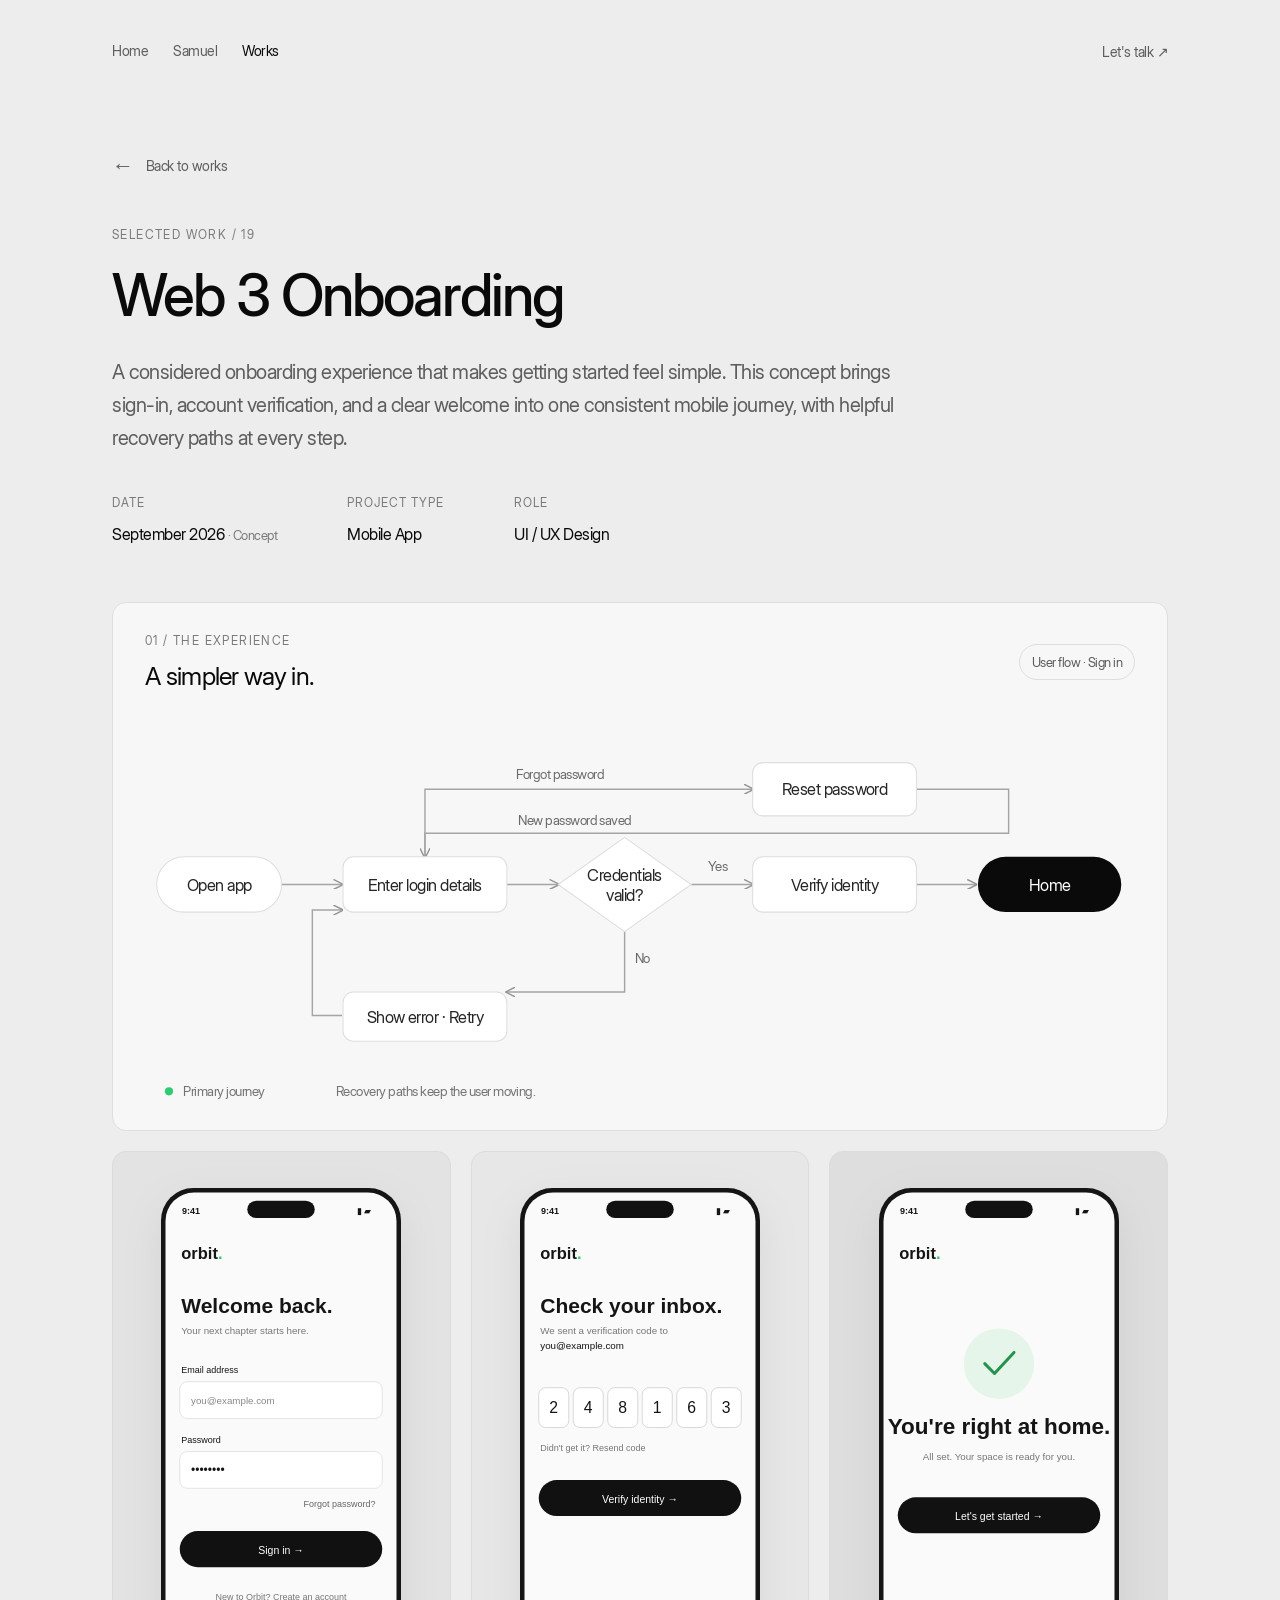
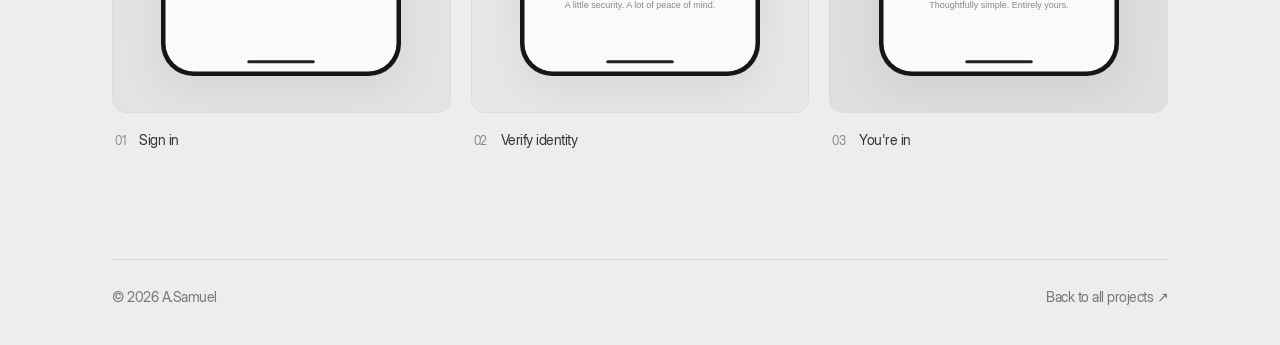
<file: project.html>
<!doctype html><html lang="en"><head><meta charset="utf-8"><meta name="viewport" content="width=device-width,initial-scale=1"><title>Project details — A. Samuel</title><link rel="stylesheet" href="reference.css"><link rel="stylesheet" href="project.css"></head><body class="revealed settled"><main class="detail"><nav aria-label="Main navigation"><div class="nav-links"><a href="index.html">Home</a><a href="index.html#about">Samuel</a><a href="index.html#works" class="current">Works</a></div><a class="contact-link" href="mailto:iamabatisamuel@gmail.com">Let's talk ↗</a></nav><a class="back" href="index.html#works"><span>←</span> Back to works</a><header class="project-header"><p class="eyebrow">SELECTED WORK / <span id="number">01</span></p><h1 id="project-name">Web 3 Onboarding</h1><p class="description">A considered onboarding experience that makes getting started feel simple. This concept brings sign-in, account verification, and a clear welcome into one consistent mobile journey, with helpful recovery paths at every step.</p><dl><div><dt>DATE</dt><dd>September 2026 <small>· Concept</small></dd></div><div><dt>PROJECT TYPE</dt><dd id="project-type">Mobile App</dd></div><div><dt>ROLE</dt><dd>UI / UX Design</dd></div></dl></header><section aria-labelledby="flow-title" class="flow-card"><div class="panel-heading"><div><p class="eyebrow">01 / THE EXPERIENCE</p><h2 id="flow-title">A simpler way in.</h2></div><span class="tag">User flow · Sign in</span></div><div class="flow-scroll"><svg viewBox="0 0 1000 380" role="img" aria-labelledby="flow-svg-title flow-desc"><title id="flow-svg-title">Login user flow</title><desc id="flow-desc">Open app, enter login details, validate credentials. Valid credentials lead to verification and home. Invalid credentials show an error and return to login. Forgot password sends a reset link, sets a new password and returns to login.</desc><defs><marker id="arrow" markerWidth="7" markerHeight="7" refX="6" refY="3.5" orient="auto"><path d="M0 0L7 3.5L0 7" fill="none" stroke="#929292"/></marker></defs><g fill="none" stroke="#a5a5a5" stroke-width="1.4" marker-end="url(#arrow)"><path d="M150 145H209"/><path d="M370 145H420"/><path d="M550 145H610"/><path d="M770 145H828"/><path d="M485 191V250H370"/><path d="M209 273H180V170H209"/><path d="M290 118V52H610"/><path d="M770 52H860V95H290V118"/></g><g fill="#fff" stroke="#dedede"><rect x="28" y="118" width="122" height="54" rx="27"/><rect x="210" y="118" width="160" height="54" rx="10"/><path d="M485 99L550 145L485 191L420 145Z"/><rect x="610" y="118" width="160" height="54" rx="10"/><rect x="610" y="26" width="160" height="52" rx="10"/><rect x="210" y="250" width="160" height="48" rx="10"/></g><rect x="830" y="118" width="140" height="54" rx="27" fill="#0a0a0a"/><g font-family="Inter Display,Arial,sans-serif" text-anchor="middle" font-size="16" fill="#262626"><text x="89" y="151">Open app</text><text x="290" y="151">Enter login details</text><text x="485" y="142">Credentials</text><text x="485" y="161">valid?</text><text x="690" y="151">Verify identity</text><text x="900" y="151" fill="white">Home</text><text x="690" y="58">Reset password</text><text x="290" y="280">Show error · Retry</text></g><g font-family="Inter Display,Arial,sans-serif" font-size="13" fill="#6a6a6a"><text x="566" y="132">Yes</text><text x="495" y="222">No</text><text x="379" y="42">Forgot password</text><text x="381" y="87">New password saved</text></g><g font-size="13" font-family="Inter Display,Arial,sans-serif" fill="#737373"><circle cx="40" cy="347" r="4" fill="#2ecc71"/><text x="54" y="352">Primary journey</text><text x="203" y="352">Recovery paths keep the user moving.</text></g></svg></div></section><section class="screens" aria-label="Application screens"><figure><div class="screen-stage"><img src="screens/sign-in.svg" width="320" height="650" alt="App sign-in screen with email, password and sign-in button"></div><figcaption><span>01</span> Sign in</figcaption></figure><figure><div class="screen-stage"><img src="screens/verify.svg" width="320" height="650" alt="Identity verification screen with six digit code"></div><figcaption><span>02</span> Verify identity</figcaption></figure><figure><div class="screen-stage"><img src="screens/welcome.svg" width="320" height="650" alt="Successful sign-in and welcome screen"></div><figcaption><span>03</span> You're in</figcaption></figure></section><footer class="detail-footer"><span>© 2026 A.Samuel</span><a href="index.html#works">Back to all projects ↗</a></footer></main><script src="project.js"></script></body></html>
</file>
<file: reference.css>
/* ---------------------------------------------------------------- fonts
     Inter Display, subset to Latin-1 plus the punctuation this page uses,
     then woff2'd — ~20KB a face instead of ~400KB of raw TTF. Add glyphs to
     the subset range if copy ever reaches past Latin. */
  @font-face {
    font-family: "Inter Display";
    src: url("[data-uri]") format("woff2");
    font-weight: 400;
    font-style: normal;
    font-display: swap;
  }
  @font-face {
    font-family: "Inter Display";
    src: url("[data-uri]") format("woff2");
    font-weight: 500;
    font-style: normal;
    font-display: swap;
  }

  /* IBM Plex Mono, for the category labels in the works grid. Subset to
     letters, digits and a little punctuation — 5.8KB. SIL Open Font License. */
  @font-face {
    font-family: "IBM Plex Mono";
    src: url("[data-uri]") format("woff2");
    font-weight: 400;
    font-style: normal;
    font-display: swap;
  }

  :root {
    --bg:     #ededed;
    --ink:    #0a0a0a;
    --muted:  #5d5d5d;
    --soft:   #7a7a7a;
    --col:    837px;
  }

  * { margin: 0; padding: 0; box-sizing: border-box; }

  html {
    /* Nav anchors glide to their target instead of jumping. Programmatic
       resets pass behavior:"instant" so the loader's scroll-to-top isn't
       dragged through an animation on every load. */
    scroll-behavior: smooth;
  }

  html, body {
    background: var(--bg);
    font-family: "Inter Display", "Inter", "Helvetica Neue", Helvetica, Arial, sans-serif;
    /* Tracking is a flat -0.5px everywhere — absolute, so it tightens 16px
       text more, proportionally, than the display sizes. */
    letter-spacing: -0.5px;
    color: var(--ink);
    -webkit-font-smoothing: antialiased;
    text-rendering: optimizeLegibility;
  }

  /* Vertical trim on every text node: box hugs cap height to alphabetic
     baseline, so spacing measures from the letterforms, not the line box. */
  .txt {
    text-box-trim: trim-both;
    text-box-edge: cap alphabetic;
  }


  /* ---------------------------------------------------------------- loader
     Covers the page while things arrive: identity centred, a lone counter
     low on the screen. On 100 the whole panel slides down like a curtain
     dropping, and the page settles in behind it. */
  .loader {
    position: fixed; inset: 0;
    z-index: 50;
    background: var(--bg);
    transform: translateY(0);
    transition: transform 1s cubic-bezier(0.76, 0, 0.24, 1);
  }
  .loader.done { transform: translateY(100%); }
  .loader-id {
    position: absolute;
    left: 50%; top: 50%;
    transform: translate(-50%, -50%);
    display: flex;
    flex-direction: column;
    align-items: center;
    gap: 30px;
  }
  .loader-id .avatar { width: 42px; height: 42px; border-radius: 9px; }
  .loader-id .signature { width: 88.3px; height: 38.8px; }
  .loader-id .signature svg { width: 85.7px; height: auto; transform: rotate(-6deg); }
  .loader-count {
    position: absolute;
    left: 50%; bottom: 14.7%;
    transform: translateX(-50%);
    font-size: 15px;
    line-height: 1.6;
    color: var(--soft);
    font-variant-numeric: tabular-nums;
  }

  /* position:fixed is the one lock every browser respects — the body has
     no scrollable overflow at all while the loader is up. */
  body.loading {
    position: fixed;
    top: 0; left: 0; right: 0;
    width: 100%;
    overflow: hidden;
    touch-action: none;
  }
  .page {
    opacity: 0;
    transform: translateY(-14px);
    transition: opacity 0.7s ease 0.15s, transform 0.7s cubic-bezier(0.22, 1, 0.36, 1) 0.15s;
  }
  body.revealed .page { opacity: 1; transform: translateY(0); }
  /* Once the entrance has played the transform has to go: a transformed
     ancestor makes position:fixed resolve against it instead of the
     viewport, which would leave the floating nav scrolling with the page. */
  body.settled .page { transform: none; }


  a { color: inherit; text-decoration: none; }
  .book, .cta { cursor: pointer; }
  img { display: block; }

  .page {
    position: relative;
    min-height: 100vh;
    overflow: hidden;
  }

  .col {
    width: var(--col);
    max-width: calc(100vw - 48px);
    margin: 0 auto;
    position: relative;
  }

  /* ------------------------------------------------------------------ nav */
  nav {
    padding-top: 40px;
    display: flex;
    align-items: center;
    justify-content: space-between;
    gap: 25px; /* the minimum between the links and the icons */
  }
  .nav-links {
    display: flex;
    align-items: center;
    gap: 25px;
  }
  .nav-links a,
  .nav-links .link {
    font-size: 14px;
    line-height: 1.6;
    color: var(--muted);
  }
  /* the page you're on sits in ink against the muted rest */
  .nav-links a.current { color: var(--ink); }
  .book {
    display: inline-flex;
    align-items: center;
    gap: 6px;
  }
  .book img { width: 12px; height: 12px; }

  .socials {
    display: flex;
    align-items: center;
    gap: 20px; /* 16px icons, 52px total — matches the comp */
  }
  .socials img { width: 16px; height: 16px; }
  /* the icons are links now, so give them one — a quiet fade on hover */
  .socials a { transition: opacity 0.25s ease; }
  .socials a:hover { opacity: 0.55; }

  /* ------------------------------------------------------- nav on scroll-up
     The nav itself lifts out of the page and floats once you've scrolled
     past it, taking the pill from node 852:1074 — 450x48, centred, 30px
     down. It shows on the way up and clears out on the way down.

     .col gets the nav's height back as padding while it floats, so lifting
     it out of flow doesn't shorten the document and jolt the scroll. */
  nav.floating {
    position: fixed;
    top: 30px;
    left: 50%;
    z-index: 30;
    box-sizing: border-box;
    width: max-content; /* ~467 with these labels — the frame's 450 can't hold 25px of gap */
    max-width: calc(100vw - 48px);
    padding: 15px 20px;
    border-radius: 100px;
    border: 1px solid #ffffff;
    background: #ffffff; /* the frame's 50% white, taken to solid */
    transform: translate(-50%, 0);
    transition: opacity 0.3s ease,
                transform 0.45s cubic-bezier(0.22, 1, 0.36, 1);
  }
  nav.floating.hide {
    opacity: 0;
    pointer-events: none;
    transform: translate(-50%, -18px);
  }
  .col.reserve { padding-top: 56px; }


  /* Buttons shouldn't behave like prose: a drag across them selected the
     label, and on touch a long press raised the text callout. */
  .cta, .book {
    user-select: none;
    -webkit-user-select: none;
    -webkit-tap-highlight-color: transparent;
  }

  /* Lab is closed while it's a work in progress: it reads as a nav item but
     isn't a link, and carries the lock from the frame. */
  .nav-lab {
    display: inline-flex;
    align-items: center;
    gap: 4px;
    font-size: 14px;
    line-height: 1.6;
    color: var(--muted);
    cursor: default;
    user-select: none;
  }
  .nav-lab img { width: 12px; height: 12px; }

  /* --------------------------------------------------------- hero entrance
     Each block lifts in a beat after the one above it. The state is only
     applied once JS marks the elements, so with scripting off the hero is
     simply there — nothing can get stuck invisible. */
  [data-rise] {
    opacity: 0;
    transform: translateY(12px);
    filter: blur(5px);
    transition: opacity 0.7s ease,
                transform 0.85s cubic-bezier(0.22, 1, 0.36, 1),
                filter 0.7s ease;
    transition-delay: calc(var(--rise-i, 0) * 95ms);
    will-change: opacity, transform, filter;
  }
  [data-rise].lit {
    opacity: 1;
    transform: none;
    filter: none;
  }
  [data-rise].lit.done { will-change: auto; }


  /* Selection in the page's own ink rather than the browser's blue. */
  ::selection {
    background: #0a0a0a;
    color: #ffffff;
  }
  ::-moz-selection {
    background: #0a0a0a;
    color: #ffffff;
  }

  /* ---------------------------------------------------------- tablet 1024
     Node 884:1093. The column narrows to 800 with 112px margins, type steps
     down a notch, and the works section keeps its own 60px margins. The
     wheel and the works grid scale themselves from the viewport, so they
     need nothing here. */

  /* ---------------------------------------------------------- mobile 393
     Node 884:6295. Column to 343 with 25px margins, the works grid drops to
     a single column, and the process rows stack. */

  /* ------------------------------------------------------------ mobile nav
     Node 885:8116. Below 640 the links collapse behind a toggle: the bar
     keeps the socials, and the links stack in a panel underneath. */
  .nav-toggle {
    display: none;
    width: 18px; height: 18px;
    padding: 0;
    border: 0;
    background: none;
    cursor: pointer;
    -webkit-tap-highlight-color: transparent;
  }
  .nav-toggle img { width: 18px; height: 18px; display: block; }
  .nav-toggle .close { display: none; }


  /* ------------------------------------------------------------- hovers
     Muted things come up to ink; the solid button lightens. All on colour
     and opacity, so nothing reflows under the cursor. */
  .nav-links a,
  .nav-links .link { transition: color 0.25s ease; }
  .nav-links a:hover,
  .book:hover .link { color: var(--ink); }

  .email span,
  .email img { transition: color 0.25s ease, opacity 0.25s ease; }
  .email:hover span { color: var(--ink); }
  .email:hover img { opacity: 0.65; }

  .cta { transition: background 0.25s ease, transform 0.15s ease; }
  .cta:hover { background: #232323; }
  .cta:active { transform: scale(0.985); }
  .cta:focus-visible,
  .nav-links a:focus-visible,
  .email:focus-visible {
    outline: 2px solid var(--ink);
    outline-offset: 3px;
    border-radius: 4px;
  }


  /* ----------------------------------------------------------------- hero */
  .hero {
    margin-top: 100px; /* nav bottom (56) → hero top (156) */
    display: flex;
    flex-direction: column;
    gap: 40px;
    align-items: flex-start;
  }

  .hero-head {
    display: flex;
    align-items: center;
    justify-content: space-between;
    width: 100%;
  }
  .identity {
    display: flex;
    align-items: center;
    gap: 15px;
  }
  .avatar-wrap {
    display: flex;
    flex-direction: column;
    align-items: center;
    gap: 4px;
  }
  .avatar-full { width: 36px; height: 41px; }
  .signature {
    width: 73.6px;
    height: 32.3px;
    display: flex;
    align-items: center;
    justify-content: center;
  }
  .signature svg {
    width: 71px;
    height: auto;
    transform: rotate(-6deg);
    overflow: visible; /* the reveal stroke is wider than the 71×29 box */
  }
  /* The signature is drawn by a stroke travelling along a hidden path that
     masks the lettering. Resting state is fully drawn, so it still reads
     with JS off; .draw runs the stroke from empty and holds it there. */
  .sig-path { stroke-dashoffset: 0; }
  .signature.draw .sig-path {
    animation: sig-draw 2.85s cubic-bezier(0.3, 0, 0.35, 1) both;
  }
  @keyframes sig-draw {
    from { stroke-dashoffset: 1000; }
    to   { stroke-dashoffset: 0; }
  }

  .hero-meta {
    display: flex;
    flex-direction: column;
    align-items: flex-end;
    gap: 17px;
  }
  .clock {
    font-size: 13px;
    line-height: 1.6;
    color: var(--ink);
    text-transform: uppercase;
    font-variant-numeric: tabular-nums;
  }
  .email {
    display: inline-flex;
    align-items: center;
    gap: 6px;
  }
  .email span {
    font-size: 15px;
    line-height: 1.6;
    color: var(--muted);
    text-decoration-line: underline;
    text-decoration-style: dotted;
    text-decoration-thickness: 10%;
    text-underline-position: from-font;
    text-decoration-skip-ink: none;
  }
  .email img { width: 12px; height: 12px; }

  .lede {
    font-size: 26px;
    line-height: 1.45;
    color: var(--ink);
    width: 100%;
  }
  .sub {
    font-size: 18px;
    line-height: 1.6;
    color: var(--muted); /* was --soft; the file reads #5d5d5d now */
    max-width: 760px;
  }
  /* Clients line: the label is ink, the names are muted, one line box. */
  .clients {
    font-size: 18px;
    line-height: 1.6;
    color: var(--ink);
    width: 100%;
  }
  .clients span { color: var(--muted); }

  .cta {
    align-self: flex-end;
    width: 160px; height: 46px;
    border-radius: 999px;
    background: var(--ink);
    display: inline-flex;
    align-items: center;
    justify-content: center;
    gap: 13px;
  }
  .cta span {
    font-size: 14px;
    font-weight: 500;
    line-height: 1.3;
    letter-spacing: -0.0462px;
    color: #fcfbfb;
  }
  .cta svg { display: block; flex-shrink: 0; }

  /* ----------------------------------------------------------- work wheel
     A real wheel now, not a screenshot: cards ride the rim of a large disc
     whose centre sits below the page, so only the top arc shows. The disc
     rotates continuously; each card is tangent to the rim, so it tilts as
     it travels — same geometry the Figma scatter was faking. */
  .wheel-zone {
    position: relative;
    margin-top: 60px;
    width: 100%; height: 432px;
    overflow: hidden;
    pointer-events: none;
  }
  .wheel {
    position: absolute;
    left: 50%; top: 0; /* hub y is set from JS: rim-top offset + radius */
    width: 0; height: 0;
  }
  /* The disc is driven frame by frame from JS rather than by a CSS animation:
     hovering has to bleed the speed off over a beat and pick it back up, and
     an animation's duration can't be transitioned. */
  .wheel .disc {
    position: absolute;
    left: 0; top: 0;
    will-change: transform;
  }
  .card {
    position: absolute;
    left: 0; top: 0;
    border-radius: 32px;
    overflow: hidden;
    /* same grey the frames are exported on, so the letterboxing from
       object-fit: contain reads as part of the frame, not a seam */
    background: #f5f5f5;
    border: 1px solid rgba(10, 10, 10, 0.07);
    /* the zone ignores the pointer, but the frames still need to catch it —
       that's what slows the wheel. They aren't clickable, so no cursor change
       and no hover state: nothing here should read as a target. */
    pointer-events: auto;
  }
  .card img {
    width: 100%; height: 100%;
    object-fit: contain;
  }
  .card .ph {
    position: absolute;
    left: 10px; bottom: 9px;
    font-size: 10px;
    letter-spacing: 0.08em;
    color: #9a9a9a;
    font-variant-numeric: tabular-nums;
  }


  /* Frame 2147227971 (766:1520) — the band across the wheel's clip edge.
     Gradient only: the backdrop blur from the Figma CSS is deliberately out.
     Full-bleed rather than a fixed 1510 centred, so cards past 1510 on a
     wide screen still fade instead of being cut off flat at the sides.
     Click-through, or it eats the hover on the cards beneath it. */
  .wheel-fade {
    position: absolute;
    left: 0; right: 0; bottom: 0;
    height: 150px;
    background: linear-gradient(180deg, rgba(237, 237, 237, 0) 0%, #EDEDED 100%);
    pointer-events: none;
  }

  /* ------------------------------------------------------ card 05: states
     Two exports stacked, crossfading on tap. Both stay in the DOM so the
     swap costs nothing at the moment of the tap. */
  .swap { position: absolute; inset: 0; }
  .swap img {
    position: absolute;
    inset: 0;
    width: 100%;
    height: 100%;
    opacity: 0;
    visibility: hidden;
    will-change: opacity;
    /* Visibility flips only once the fade is over. An SVG with a running
       animation inside is re-rasterised every frame even while invisible,
       so the hidden state has to actually stop rendering or both cards
       animate forever and the fade competes with them for frame time. */
    transition: opacity 0.5s cubic-bezier(0.4, 0, 0.2, 1),
                transform 0.16s ease,
                visibility 0s linear 0.5s;
  }
  .swap img[data-state="locked"],
  .swap[data-on="unlocked"] img[data-state="unlocked"] {
    opacity: 1;
    visibility: visible;
    transition: opacity 0.5s cubic-bezier(0.4, 0, 0.2, 1),
                transform 0.16s ease,
                visibility 0s;
  }
  .swap[data-on="unlocked"] img[data-state="locked"] {
    opacity: 0;
    visibility: hidden;
    transition: opacity 0.5s cubic-bezier(0.4, 0, 0.2, 1),
                transform 0.16s ease,
                visibility 0s linear 0.5s;
  }

  /* The button lives inside the SVG, which can't take a click, so a real
     one sits over it — transparent, exactly on top of the drawn pill. */
  .swap-btn {
    position: absolute;
    left: calc(55.5px * var(--k, 1)); top: calc(346px * var(--k, 1));
    width: calc(339px * var(--k, 1)); height: calc(46px * var(--k, 1));
    border: 0;
    border-radius: 23px;
    background: transparent;
    cursor: pointer;
    -webkit-tap-highlight-color: transparent;
  }
  .swap-btn:focus-visible {
    outline: 2px solid var(--ink);
    outline-offset: 3px;
  }
  /* Press feedback on the artwork rather than the invisible button. */
  .swap:has(.swap-btn:active) img { transform: scale(0.99); }


  /* --------------------------------------------------------------- outro
     The process block and the closing call, both on the 837 column, 200px
     apart — node 866:134. */
  .outro {
    width: var(--col);
    max-width: calc(100vw - 48px);
    margin: 160px auto 0; /* works grid bottom → section top */
    display: flex;
    flex-direction: column;
    align-items: center;
    gap: 200px;
  }

  .process {
    width: 100%;
    display: flex;
    flex-direction: column;
    gap: 55px;
  }
  .process-head {
    display: flex;
    flex-direction: column;
    gap: 35px;
  }
  .process-label {
    font-size: 18px;
    line-height: 1.6;
    color: var(--muted);
  }

  /* Tray inside a tray: the outer is the same 25px shell the Samuel page
     uses, the inner holds the rows on the page grey. */
  .steps {
    box-sizing: border-box;
    padding: 4.6px;
    border-radius: 25px;
    border: 0.6px solid #e4e4e4;
    background: #f5f5f5;
    overflow: clip;
  }
  .steps-inner {
    background: var(--bg);
    border-radius: 20px;
    padding: 30px;
    display: flex;
    flex-direction: column;
    gap: 35px;
    overflow: clip;
  }
  .step {
    display: flex;
    align-items: flex-start;
    justify-content: space-between;
    gap: 24px;
    font-size: 17.5px;
    line-height: 1.45;
    letter-spacing: -0.0875px;
    white-space: nowrap;
  }
  .step-id {
    display: flex;
    align-items: center;
    gap: 20px;
  }
  .step-n { color: var(--muted); }
  .step-t { color: var(--ink); }
  .step-d {
    color: var(--muted);
    text-align: right;
  }
  /* The rules run the full width of the tray, past its 30px of padding. */
  .steps-inner hr {
    margin: 0 -30px;
    border: 0;
    border-top: 1px solid #e0e0e0;
  }

  .contact {
    display: flex;
    flex-direction: column;
    align-items: center;
    gap: 200px;
  }
  .contact-card {
    display: flex;
    flex-direction: column;
    align-items: center;
    gap: 40px;
  }
  /* .cta pins itself right for the hero; here it sits with the rest. */
  .contact-card .cta { align-self: center; }
  /* The frame sets the footer signature at 88.33 wide against the hero's 73.6. */
  .sig-lg { width: 88.33px; height: 38.79px; }
  .sig-lg svg { width: 85.66px; }
  .contact-title {
    margin: 0;
    font-size: 32px;
    font-weight: 400;
    line-height: 1.45;
    letter-spacing: -0.16px;
    color: var(--ink);
    text-align: center;
  }
  .contact-sub {
    margin: 0;
    width: 403px;
    max-width: 100%;
    font-size: 18px;
    line-height: 1.6;
    letter-spacing: -0.09px;
    color: var(--muted);
    text-align: center;
  }

  /* Three columns rather than space-between: the credit (116.5px) and the
     socials (88px) aren't the same width, so with space-between the clock
     inherited the difference and sat ~14px right of centre. Equal side
     columns pin the middle one to the true centre at any size. */
  .foot {
    width: 700px;
    max-width: 100%;
    display: grid;
    grid-template-columns: 1fr auto 1fr;
    align-items: center;
    padding-bottom: 90px;
  }
  .foot .credit { justify-self: start; }
  .foot .clock { justify-self: center; }
  .foot .socials { justify-self: end; }
  .foot p { margin: 0; font-size: 15px; line-height: 1.6; letter-spacing: -0.075px; }
  .foot .credit { color: var(--muted); }
  .foot .clock { color: var(--ink); text-transform: uppercase; }


  /* ---------------------------------------------------------------- works
     Wider than the 837 hero column: 1390 with 60px margins, which is three
     450 columns and two 20px gutters. */
  .works {
    width: calc(100% - 120px);
    max-width: 1390px;
    margin: 160px auto 0; /* wheel bottom → header top */
    /* Jumping here from the nav lands the section 50px down rather than
       flush against the viewport edge. Only affects anchor scrolls, not the
       160px this sits below the wheel. */
    scroll-margin-top: 50px;
  }
  .works-head {
    display: flex;
    align-items: center;
    justify-content: space-between;
    font-size: 16px;
    line-height: 1.6;
  }
  .works-head > span { font-weight: 500; color: var(--ink); }
  .works-filters {
    display: flex;
    align-items: center;
    gap: 28px;
  }
  .works-filters button {
    font: inherit;
    background: none;
    border: 0;
    padding: 0;
    cursor: pointer;
    color: var(--muted);
  }
  .works-filters button[aria-pressed="true"] {
    font-weight: 500;
    color: var(--ink);
  }
  .works-filters button:hover { color: var(--ink); }
  /* Only after the first paint, so cards don't slide in from the origin. */
  .works-grid.settled .tile {
    transition: top 0.5s cubic-bezier(0.22, 1, 0.36, 1),
                left 0.5s cubic-bezier(0.22, 1, 0.36, 1);
  }

  /* The tiles are a masonry — each column runs its own rhythm, and two wide
     tiles span the second and third columns — so they're placed rather than
     flowed. Positions come from the grid array in the script below. */
  .works-grid {
    position: relative;
    margin-top: 25px;
  }
  .tile {
    position: absolute;
    border-radius: calc(32px * var(--k, 1));
    overflow: hidden;   /* clips the texture, and the artwork when it lands */
  }
  /* Link laid over the "Read Case Study" the card art draws. */
  .tile-study {
    position: absolute;
    z-index: 2;
    border-radius: 100px;
    cursor: pointer;
  }
  .tile-study:focus-visible {
    outline: 2px solid var(--ink);
    outline-offset: 2px;
  }

  /* A clip layer, same stacking as the artwork. */
  .tile-vid {
    position: absolute;
    max-width: none;
    object-fit: cover;
    pointer-events: none;
    display: block;
  }

  /* Card artwork, above the texture and below the caption. Boxes come from
     the frame and rarely match the source's aspect, so cover-crop from the
     top — that's what an IMAGE fill does in Figma. */
  .tile-art {
    position: absolute;
    max-width: none;
    object-fit: cover;
    object-position: top center;
    pointer-events: none;
    user-select: none;
  }

  /* Vector 4, sitting under everything. Positioned and sized per card from
     the frame; max-width is overridden since it deliberately overhangs. */
  .tile-vec {
    position: absolute;
    max-width: none;
    pointer-events: none;
    user-select: none;
  }
  /* Caption sits 25px in from each edge — 400 wide on a 450 card — and rides
     either the top or the bottom depending on where the artwork breathes. */
  .tile-cap {
    display: flex;
    align-items: center;
    justify-content: space-between;
    white-space: nowrap;
  }
  .tile-cap.fixed { position: absolute; left: calc(25px * var(--k, 1)); right: calc(25px * var(--k, 1)); }
  .tile-cap.fixed.top { top: calc(25px * var(--k, 1)); }
  .tile-cap.fixed.bottom { bottom: calc(25px * var(--k, 1)); }
  .tile-id {
    display: flex;
    align-items: center;
    gap: calc(15px * var(--k, 1));
    font-size: calc(15px * var(--k, 1));
    line-height: 1.6;
    letter-spacing: -0.075px;
  }
  .tile-num { color: rgba(10, 10, 10, 0.5); }
  .tile-name { color: rgba(10, 10, 10, 0.7); }
  .tile-label {
    font-family: "IBM Plex Mono", ui-monospace, SFMono-Regular, Menlo, monospace;
    font-size: calc(14px * var(--k, 1));
    line-height: 1.6;
    letter-spacing: -0.07px;
    text-transform: uppercase;
    text-align: right;
    color: rgba(10, 10, 10, 0.7);
  }
  /* Cards whose artwork is dark flip the caption to light. */
  .tile.on-dark .tile-num { color: rgba(237, 237, 237, 0.5); }
  .tile.on-dark .tile-name { color: #ededed; }
  .tile.on-dark .tile-label { color: rgba(237, 237, 237, 0.6); }
  /* This card's caption sits at a flat 70% — the other dark cards keep the
     name at full and the label at 60. */
  .tile.on-dark.cap-70 .tile-num,
  .tile.on-dark.cap-70 .tile-name,
  .tile.on-dark.cap-70 .tile-label { color: rgba(237, 237, 237, 0.7); }
  .tile.on-dark .tile-desc { color: rgba(237, 237, 237, 0.6); }
  .tile.on-dark .tile-link { color: #ededed; }

  /* The two cards carrying copy stack caption, blurb and link. Anchored to
     the bottom margin, so the stack keeps its 25px however tall it grows. */
  .tile-block {
    position: absolute;
    left: calc(25px * var(--k, 1));
    right: calc(25px * var(--k, 1));
    bottom: calc(25px * var(--k, 1));
    display: flex;
    flex-direction: column;
    gap: calc(23px * var(--k, 1));
  }
  .tile-desc {
    font-size: calc(15px * var(--k, 1));
    line-height: 1.4;
    letter-spacing: -0.075px;
    color: rgba(10, 10, 10, 0.6);
  }
  .tile-link {
    display: flex;
    align-items: center;
    justify-content: flex-end;
    gap: calc(6px * var(--k, 1));
    font-size: calc(15px * var(--k, 1));
    line-height: 1.6;
    letter-spacing: -0.075px;
    color: #0a0a0a;
  }
  .tile-link svg { display: block; flex-shrink: 0; }


  /* =====================================================================
     Media queries live at the end: same specificity as the rules they
     override, so they only win by coming later. Earlier they were being
     silently ignored.
     ===================================================================== */

  @media (prefers-reduced-motion: reduce) {
    html { scroll-behavior: auto; }
  }

  @media (prefers-reduced-motion: reduce) {
    .loader { transition: opacity 0.3s ease; }
    .loader.done { transform: none; opacity: 0; }
    .page { transition: none; opacity: 1; transform: none; }
  }

  @media (prefers-reduced-motion: reduce) {
    nav.floating { transition: opacity 0.2s ease; }
    nav.floating.hide { transform: translate(-50%, 0); }
  }

  @media (prefers-reduced-motion: reduce) {
    [data-rise] {
      opacity: 1;
      transform: none;
      filter: none;
      transition: none;
    }
  }

  @media (max-width: 1100px) {
    :root { --col: 800px; }
    .col { max-width: calc(100vw - 112px); }

    nav { padding-top: 41px; }
    .socials img { width: 14px; height: 14px; }

    .hero { margin-top: 81px; gap: 35px; }
    .avatar-full { width: 35px; height: 40px; }
    .signature { width: 70.66px; height: 31.03px; }
    .signature svg { width: 68.53px; }
    .email span { font-size: 14px; letter-spacing: -0.07px; }
    .lede { font-size: 24px; letter-spacing: -0.12px; }
    .sub { font-size: 17px; letter-spacing: -0.085px; max-width: 741px; }
    .clients { font-size: 17px; letter-spacing: -0.085px; }
    .cta { width: 150px; }

    .card { border-radius: 20px; }

    .works { width: calc(100% - 120px); margin-top: 120px; }

    .outro { width: var(--col); margin-top: 160px; }
    .process-label { font-size: 16px; letter-spacing: -0.08px; }
    .process .lede { font-size: 24px; }
    .step { font-size: 16px; letter-spacing: -0.08px; }
    .step-id { gap: 20px; }
    .contact { gap: 200px; }
    .contact-title { font-size: 30px; letter-spacing: -0.15px; }
    .contact-sub { font-size: 17px; letter-spacing: -0.085px; width: 368px; }
    .sig-lg { width: 82.44px; height: 36.2px; }
    .sig-lg svg { width: 79.95px; }
    .foot { width: 700px; }
    .foot p { font-size: 14px; letter-spacing: -0.07px; }

    /* the pill is already content-width, so it just needs to stay inside */
    nav.floating { max-width: calc(100vw - 64px); }
  }

  @media (max-width: 640px) {
    :root {
      --col: 343px;
      --gutter: max(25px, calc((100vw - var(--col)) / 2));
    }
    .col { max-width: calc(100vw - 50px); }

    nav { padding-top: 37px; }
    .socials { gap: 20px; }
    .socials img { width: 13px; height: 13px; }
    .nav-links a, .nav-links .link, .nav-lab { font-size: 14px; }

    .hero { margin-top: 44px; gap: 32px; }
    .avatar-full { width: 28px; height: 32px; }
    .signature { width: 53px; height: 23.3px; }
    .signature svg { width: 51.4px; }
    .hero-meta { gap: 12px; }
    .clock { font-size: 12px; }
    .email span { font-size: 13px; }
    .email img { width: 11px; height: 11px; }
    .lede { font-size: 20px; letter-spacing: -0.1px; }
    .sub { font-size: 15px; letter-spacing: -0.075px; }
    .clients { font-size: 15px; letter-spacing: -0.075px; }
    .cta { width: 150px; height: 42px; }

    .card { border-radius: 16px; }

    .works { width: calc(100% - 50px); margin-top: 80px; }
    .works-head { font-size: 14px; }
    .works-filters { gap: 20px; }

    .outro { width: var(--col); margin-top: 120px; gap: 120px; }
    .process { gap: 55px; }
    .process-head { gap: 40px; }
    .process-label { font-size: 14px; }
    .process .lede { font-size: 20px; }

    /* Rows stack: name and number on one line, the description under it. */
    /* Frame 885:7947: 18px of side padding, 20px top and bottom, 28px
       between a row and the rule below it, 20px between a row's name and
       its description. The rules run the full width of the tray. */
    .steps-inner { padding: 20px 18px; gap: 28px; }
    .steps-inner hr { margin: 0 -18px; }
    .step {
      flex-direction: column;
      align-items: stretch;
      gap: 20px;
      font-size: 14px;
      letter-spacing: -0.07px;
      white-space: normal;
    }
    /* Name left, number pushed to the right edge — frame 885:7947 has the
       number at x283.8 against the name at x0. */
    .step-id { justify-content: space-between; gap: 20px; }
    .step-n { order: 2; }
    .step-d { text-align: left; }

    .contact { gap: 120px; }
    .contact-card { gap: 28px; }
    .contact-title { font-size: 20px; letter-spacing: -0.1px; }
    .contact-sub { font-size: 15px; width: 307px; max-width: 100%; }
    .contact-card .cta { width: 150px; height: 42px; }
    .foot { width: 100%; padding-bottom: 60px; }
    .foot p { font-size: 13px; }
  }

  @media (max-width: 640px) {
    .nav-toggle { display: block; }
    nav[data-open="true"] .nav-toggle .menu { display: none; }
    nav[data-open="true"] .nav-toggle .close { display: block; }

    /* The links leave the bar and take the whole screen. Left padding is 25,
       the same as the toggle above them, so the stack lines up under it. */
    .nav-links {
      position: fixed;
      inset: 62px 0 0 0;
      z-index: 60;
      flex-direction: column;
      align-items: flex-start;
      justify-content: flex-start;
      gap: 36px;                 /* 46px pitch, less the trimmed cap box */
      /* The bar sits inside .col, which is a fixed 343 and centres — so its
         left edge is 25px only at exactly 393 wide and drifts right above
         that. Matching the same measurement keeps the links under the icon
         at every width. */
      padding: 37px var(--gutter) 40px;
      background: var(--bg);     /* #ededed — the export's own fill */
      overflow-y: auto;
      opacity: 0;
      visibility: hidden;
      transform: translateY(-8px);
      transition: opacity 0.3s ease,
                  transform 0.35s cubic-bezier(0.22, 1, 0.36, 1),
                  visibility 0s linear 0.3s;
    }
    nav[data-open="true"] .nav-links {
      opacity: 1;
      visibility: visible;
      transform: none;
      transition: opacity 0.3s ease,
                  transform 0.35s cubic-bezier(0.22, 1, 0.36, 1),
                  visibility 0s;
    }

    /* In the panel the links are ink, not the muted grey they are in the
       bar. The export has them at full black. */
    nav[data-open="true"] .nav-links a,
    nav[data-open="true"] .nav-links .link,
    nav[data-open="true"] .nav-lab { color: var(--ink); font-size: 13.5px; }
    /* The bar has to clear the panel too, or the close button and the
       socials end up underneath it. */
    nav { position: relative; }
    nav[data-open="true"] { z-index: 61; }
    body[data-nav="open"] { overflow: hidden; }

    /* The floating bar stays a full pill, white. Its menu is a dropdown
       hanging off it — not the full-screen sheet the in-flow nav uses, since
       there the bar is at the top of the page and here it's floating. */
    nav.floating {
      background: #ffffff;
      border-radius: 100px;
      border-color: rgba(10, 10, 10, 0.06);
    }
    nav.floating .nav-links {
      position: absolute;
      inset: auto auto auto 0;
      top: calc(100% + 10px);
      width: max-content;
      min-width: 100%;
      height: auto;
      background: #ffffff;
      border: 1px solid rgba(10, 10, 10, 0.06);
      border-radius: 20px;
      padding: 25px;          /* the hero's own margin */
      gap: 27px;
      overflow: visible;
    }
  }

  @media (prefers-reduced-motion: reduce) {
    .nav-links a, .nav-links .link, .email span, .email img, .cta { transition: none; }
    .cta:active { transform: none; }
  }

  @media (prefers-reduced-motion: reduce) {
    .signature.draw .sig-path { animation: none; stroke-dashoffset: 0; }
  }

  @media (prefers-reduced-motion: reduce) {
    .swap img { transition: none; }
  }

  @media (max-width: 900px) {
    .step { white-space: normal; }
  }

  @media (prefers-reduced-motion: reduce) {
    .works-grid.settled .tile { transition: none; }
  }
</file>
<file: project.css>
.detail{max-width:1120px;margin:auto;padding:0 32px}.detail nav{padding-top:40px}.contact-link{font-size:14px;color:#5d5d5d}.back{display:inline-flex;align-items:center;gap:12px;margin-top:90px;color:#5d5d5d;font-size:14px}.back span{font-size:22px}.project-header{padding:48px 0 56px;max-width:900px}.eyebrow{font-size:12px;letter-spacing:1.4px;color:#7a7a7a;font-weight:400}.project-header h1{font-size:clamp(36px,5vw,58px);font-weight:500;letter-spacing:-2px;line-height:1.13;margin:21px 0 27px}.description{font-size:20px;line-height:1.65;color:#5d5d5d;max-width:800px}dl{display:flex;gap:70px;margin-top:40px}dt{font-size:12px;letter-spacing:1px;color:#7a7a7a;margin-bottom:12px}dd{font-size:16px;line-height:1.5}dd small{font-size:13px;color:#7a7a7a}.flow-card{border:1px solid #dedede;background:#f7f7f7;border-radius:14px;overflow:hidden}.panel-heading{padding:30px 32px 0;display:flex;justify-content:space-between;align-items:center;gap:16px}.panel-heading h2{font-size:25px;font-weight:400;letter-spacing:-.7px;margin-top:13px}.tag{font-size:13px;color:#5d5d5d;border:1px solid #dedede;padding:9px 12px;border-radius:30px}.flow-scroll{padding:25px 15px 5px;overflow-x:auto;background-image:radial-gradient(#d9d9d9 .6px,transparent .6px);background-size:16px 16px;margin-top:20px}.flow-scroll svg{display:block;width:100%;min-width:740px;height:auto}.screens{display:grid;grid-template-columns:repeat(3,minmax(0,1fr));gap:20px;margin-top:20px}.screens figure{margin:0}.screen-stage{background:#e3e3e3;border:1px solid #dcdcdc;border-radius:14px;min-height:470px;display:flex;align-items:center;justify-content:center;padding:36px 28px;overflow:hidden}.screens figure:nth-child(2) .screen-stage{background:#e7e7e7}.screens figure:nth-child(3) .screen-stage{background:#dedede}.screen-stage img{width:100%;max-width:240px;height:auto;filter:drop-shadow(0 14px 20px #00000010)}figcaption{font-size:14px;margin:18px 3px;color:#333;display:flex;gap:14px}figcaption span{color:#888;font-size:12px;line-height:20px}.detail-footer{margin-top:90px;border-top:1px solid #d7d7d7;padding:28px 0 40px;display:flex;justify-content:space-between;font-size:14px;color:#777}a:focus-visible{outline:2px solid #222;outline-offset:5px}a:hover{color:#000}@media(max-width:700px){.detail{padding:0 20px}.back{margin-top:55px}.project-header{padding-top:35px}.description{font-size:18px}dl{gap:22px;flex-wrap:wrap}dd{font-size:14px}.panel-heading{padding:23px 20px 0;align-items:flex-start;flex-direction:column}.screens{gap:10px}.screen-stage{padding:22px 8px;min-height:0;border-radius:9px}figcaption{font-size:12px;gap:6px;flex-direction:column;margin-top:12px}.detail-footer{margin-top:55px;font-size:12px}.flow-scroll{padding-left:0}.project-header h1{letter-spacing:-1px}}@media(prefers-reduced-motion:reduce){html{scroll-behavior:auto}}
</file>
